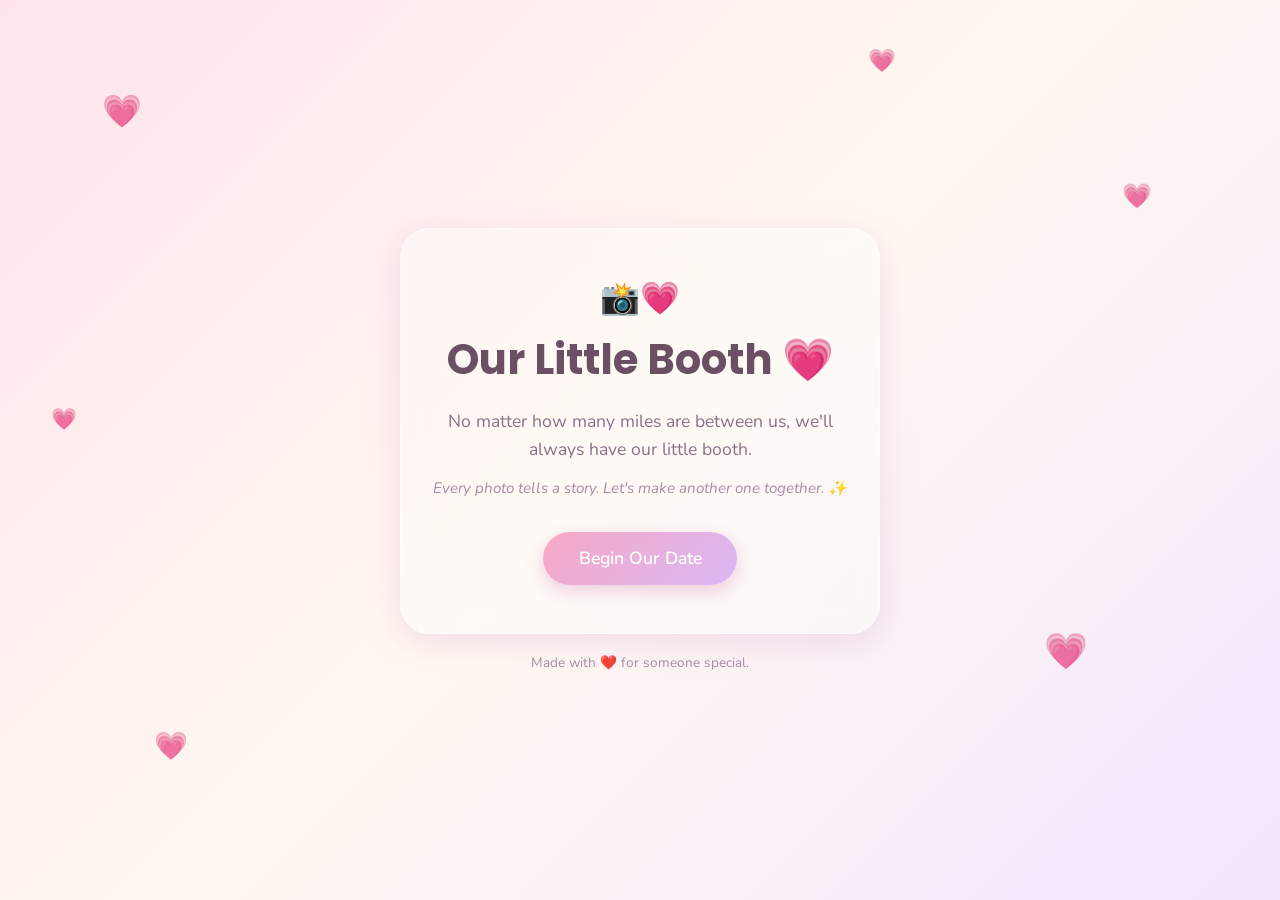
<file: index.html>
<!DOCTYPE html>
<html lang="en">
<head>
  <meta charset="UTF-8">
  <meta name="viewport" content="width=device-width, initial-scale=1.0">
  <title>Our Little Booth 💗</title>

  <!-- Google Fonts: Poppins for headings, Nunito for body text -->
  <link rel="preconnect" href="https://fonts.googleapis.com">
  <link href="https://fonts.googleapis.com/css2?family=Nunito:wght@400;600&family=Poppins:wght@600;700&display=swap" rel="stylesheet">

  <link rel="stylesheet" href="css/style.css">
</head>
<body>

  <!-- Floating heart decorations, purely CSS-animated -->
  <span class="heart heart-1">💗</span>
  <span class="heart heart-2">💗</span>
  <span class="heart heart-3">💗</span>
  <span class="heart heart-4">💗</span>
  <span class="heart heart-5">💗</span>
  <span class="heart heart-6">💗</span>

  <main class="card">
    <div class="logo">📸💗</div>
    <h1 class="title">Our Little Booth 💗</h1>
    <p class="subtitle">
      No matter how many miles are between us, we'll always have our little booth.
    </p>
    <p class="quote">
      Every photo tells a story. Let's make another one together. ✨
    </p>
    <a href="login.html" class="btn">Begin Our Date</a>
  </main>

  <footer class="footer">Made with ❤️ for someone special.</footer>

</body>
</html>
</file>
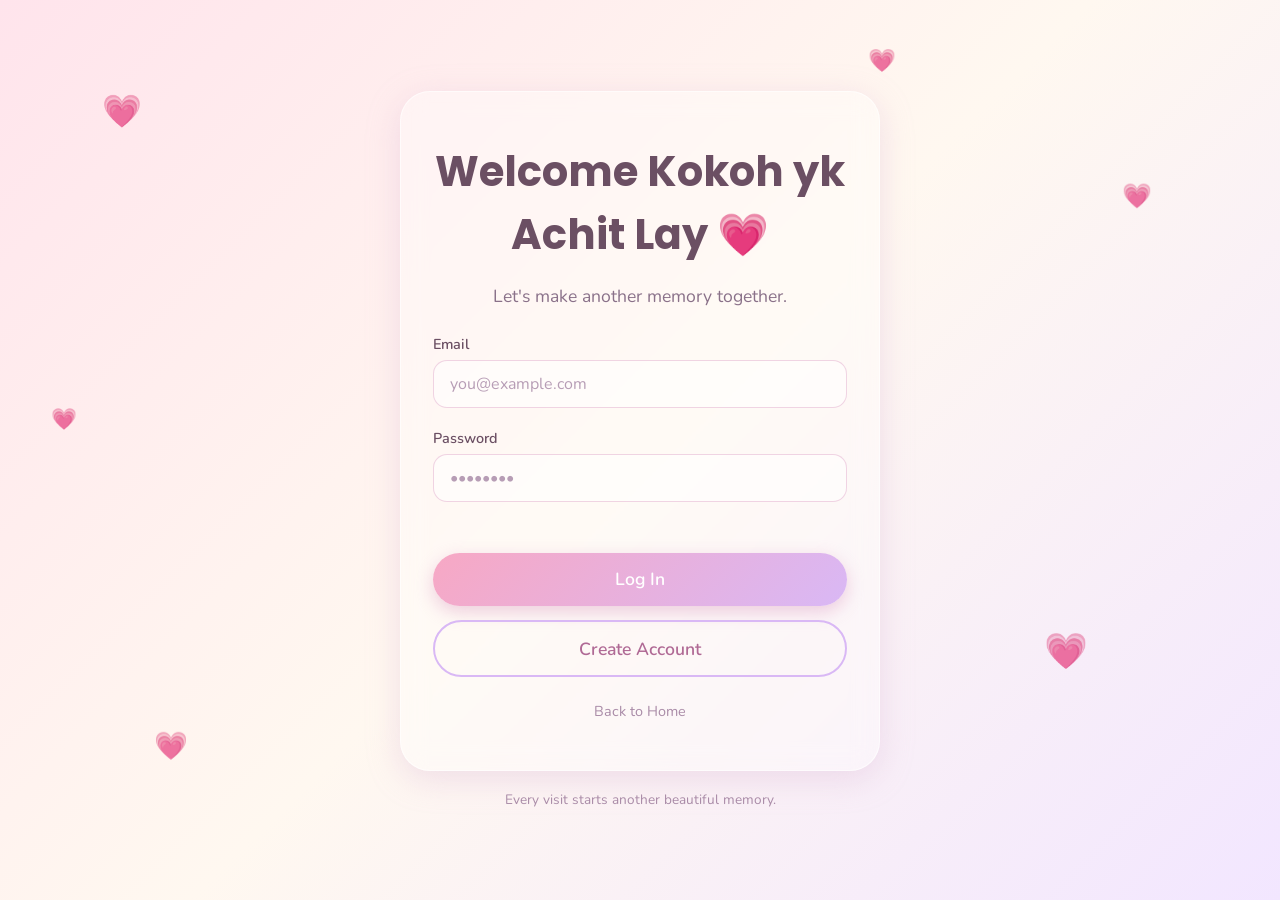
<file: booth.html>
<!DOCTYPE html>
<html lang="en">
<head>
  <meta charset="UTF-8">
  <meta name="viewport" content="width=device-width, initial-scale=1.0">
  <title>Photo Booth 📸 | Our Little Booth</title>

  <!-- js/supabase.js must load before this gate check runs — it
       provides requireAuth(), which sends you to login.html if you're
       not signed in. Runs as early as possible, before the page paints. -->
  <script src="js/supabase.js"></script>
  <script>
    requireAuth();
  </script>

  <!-- Applies saved Appearance/Experience settings before the page paints,
       so there's no flash of the default theme/animations on load. -->
  <script>
    (function () {
      var theme = localStorage.getItem("olbTheme");
      if (theme === "lavender") document.documentElement.setAttribute("data-theme", "lavender");

      var animations = localStorage.getItem("olbAnimations");
      if (animations === "off") document.documentElement.setAttribute("data-animations", "off");
    })();
  </script>

  <!-- Google Fonts: Poppins for headings, Nunito for body text,
       Caveat for the handwritten-style Polaroid caption -->
  <link rel="preconnect" href="https://fonts.googleapis.com">
  <link href="https://fonts.googleapis.com/css2?family=Caveat:wght@600&family=Nunito:wght@400;600&family=Poppins:wght@600;700&display=swap" rel="stylesheet">

  <link rel="stylesheet" href="css/style.css">
</head>
<body>

  <!-- Floating heart decorations, purely CSS-animated -->
  <span class="heart heart-1">💗</span>
  <span class="heart heart-2">💗</span>
  <span class="heart heart-3">💗</span>
  <span class="heart heart-4">💗</span>
  <span class="heart heart-5">💗</span>
  <span class="heart heart-6">💗</span>

  <header class="header">
    <h1 class="title">📸 Our Little Booth</h1>
    <p class="subtitle">Smile, laugh, and make another memory together.</p>
    <a href="home.html" class="back-link">← Back Home</a>
  </header>

  <!-- Couple Booth room: only shown when a room code exists in
       localStorage (see js/booth.js), so opening booth.html directly
       (solo, no room) still works exactly as before. -->
  <section class="panel couple-room-panel" id="coupleRoomPanel" hidden>
    <h2 class="panel-title">💕 Our Little Booth</h2>
    <p class="subtitle">A little place for the two of us.</p>

    <p class="couple-reveal-label">Your Private Booth</p>
    <p class="couple-code" id="roomCodeDisplay"></p>
    <button type="button" class="btn-secondary" id="copyRoomCodeBtn">📋 Copy Code</button>
    <p class="couple-reveal-hint">Share this code with your favorite person 💗</p>

    <p class="couple-error" id="roomErrorBanner" hidden></p>

    <p class="room-status" id="roomStatusText"><span class="status-dot"></span>Connecting...</p>

    <div class="participants-grid">
      <div class="participant-card">
        <div class="participant-icon">💗</div>
        <p class="participant-name">You</p>
        <p class="participant-status">📷 Camera Ready</p>
      </div>

      <div class="participants-plus">+</div>

      <div class="participant-card waiting" id="partnerCard">
        <div class="participant-icon">🌸</div>
        <p class="participant-name">Your Partner</p>
        <p class="participant-status" id="partnerStatus">⏳ Waiting...</p>
      </div>
    </div>

    <button type="button" class="btn" id="enterPhotoBoothBtn">📸 Enter Photo Booth</button>
    <button type="button" class="btn-secondary danger" id="leaveBoothBtn">Leave Booth</button>

    <p class="couple-note">Once you're both here, we'll take a picture together. 💗</p>
    <p class="couple-note">Distance can't stop us from making memories. 💗</p>
  </section>

  <main class="booth-layout">
    <section class="panel camera-panel">
      <!-- Solo visits only ever show the "You" box below (unchanged
           from before). In a Couple Booth room, js/booth.js/js/webrtc.js
           unhide the "Your Partner" box and add the "dual" class here
           once the live WebRTC video call starts. -->
      <div class="camera-grid" id="cameraGrid">
        <div class="camera-box">
          <p class="camera-box-label">💗 You</p>
          <div class="camera-preview" id="cameraPreview">
            <div class="camera-icon">📷</div>
            <p>Camera preview will appear here.</p>

            <!-- Shows "3... 2... 1... 📸 Smile!" on top of the live video right before a photo is taken -->
            <div class="countdown-overlay" id="countdownOverlay"></div>
          </div>
        </div>

        <div class="camera-box" id="remoteCameraBox" hidden>
          <p class="camera-box-label">🌸 Your Partner</p>
          <div class="camera-preview" id="remoteCameraPreview">
            <div class="camera-icon">🌸</div>
            <p id="remoteCameraPlaceholderText">Connecting...</p>
          </div>
        </div>
      </div>

      <p class="camera-connection-status" id="webrtcStatusText" hidden></p>
    </section>

    <section class="panel controls-panel">
      <div class="form-group">
        <label for="countdown">Countdown</label>
        <select id="countdown" name="countdown">
          <option value="3">3 seconds</option>
          <option value="5">5 seconds</option>
          <option value="10">10 seconds</option>
        </select>
      </div>

      <div class="booth-actions">
        <button type="button" class="btn" id="takePhotoBtn" disabled>📸 Take Photo</button>
      </div>
    </section>
  </main>

  <section class="panel beauty-panel">
    <h2 class="panel-title">✨ Beauty Mode</h2>

    <label class="toggle-row">
      <span class="toggle-switch">
        <input type="checkbox" id="enableBeautyMode" name="enableBeautyMode">
        <span class="toggle-slider"></span>
      </span>
      Enable Beauty Mode
    </label>

    <div class="beauty-controls" id="beautySliders">
      <div class="slider-group">
        <label for="skinSmooth">✨ Skin Smooth</label>
        <input type="range" id="skinSmooth" name="skinSmooth" min="0" max="100" value="20" disabled>
      </div>

      <div class="slider-group">
        <label for="brightness">☀️ Brightness</label>
        <input type="range" id="brightness" name="brightness" min="-50" max="50" value="10" disabled>
      </div>

      <div class="slider-group">
        <label for="warmth">🌸 Warmth</label>
        <input type="range" id="warmth" name="warmth" min="0" max="100" value="55" disabled>
      </div>

      <div class="slider-group">
        <label for="contrast">🎨 Contrast</label>
        <input type="range" id="contrast" name="contrast" min="0" max="100" value="55" disabled>
      </div>

      <div class="slider-group">
        <label for="saturation">🌷 Saturation</label>
        <input type="range" id="saturation" name="saturation" min="0" max="100" value="58" disabled>
      </div>

      <div class="slider-group">
        <label for="softGlow">🌟 Soft Glow</label>
        <input type="range" id="softGlow" name="softGlow" min="0" max="100" value="15" disabled>
      </div>
    </div>

    <label class="toggle-row">
      <input type="checkbox" id="lowLightEnhancement" name="lowLightEnhancement">
      Low Light Enhancement
    </label>
  </section>

  <section class="panel recent-memories-panel">
    <h2 class="panel-title">🖼️ Recent Memories</h2>

    <!-- Polaroid cards are added here by booth.js as photos are taken -->
    <div class="memories-grid" id="recentMemories">
      <p class="memories-empty" id="memoriesEmpty">Your memories will appear here after you take a photo.</p>
    </div>

    <p class="gallery-link-row">
      <a href="memories.html" class="back-link">View Full Gallery →</a>
    </p>
  </section>

  <footer class="footer">Every picture is another little memory.</footer>

  <!-- js/room.js, js/realtime.js, and js/webrtc.js must load before
       js/booth.js — they provide the room-code storage, Supabase
       Realtime functions, and startPeerCall() that booth.js uses. -->
  <script src="js/room.js"></script>
  <script src="js/realtime.js"></script>
  <script src="js/webrtc.js"></script>
  <script src="js/booth.js"></script>
</body>
</html>
</file>
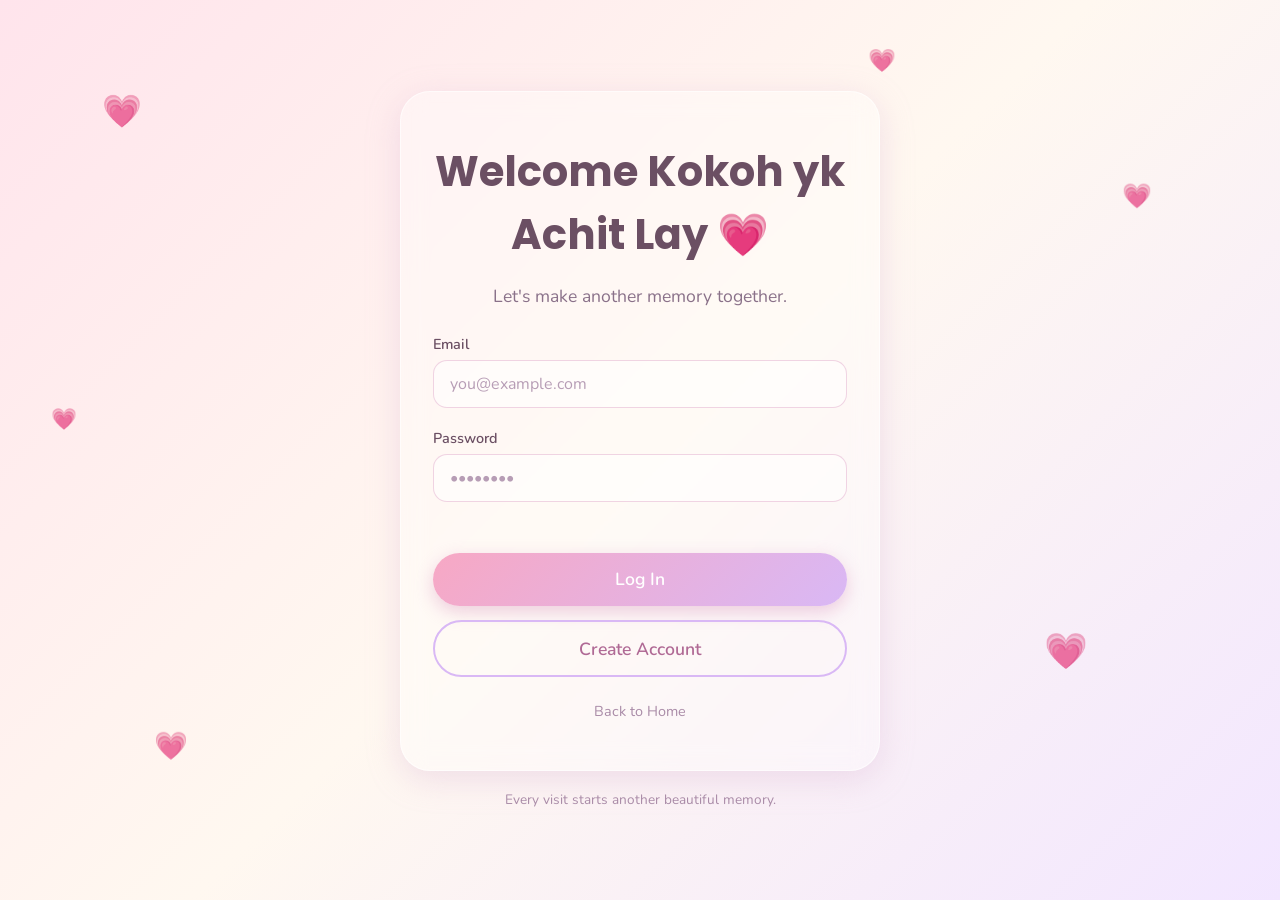
<file: home.html>
<!DOCTYPE html>
<html lang="en">
<head>
  <meta charset="UTF-8">
  <meta name="viewport" content="width=device-width, initial-scale=1.0">
  <title>Home 💗 | Our Little Booth</title>

  <!-- js/supabase.js must load before this gate check runs — it
       provides requireAuth(), which sends you to login.html if you're
       not signed in. Runs as early as possible, before the page paints. -->
  <script src="js/supabase.js"></script>
  <script>
    requireAuth();
  </script>

  <!-- Applies saved Appearance/Experience settings before the page paints,
       so there's no flash of the default theme/animations on load. -->
  <script>
    (function () {
      var theme = localStorage.getItem("olbTheme");
      if (theme === "lavender") document.documentElement.setAttribute("data-theme", "lavender");

      var animations = localStorage.getItem("olbAnimations");
      if (animations === "off") document.documentElement.setAttribute("data-animations", "off");
    })();
  </script>

  <!-- Google Fonts: Poppins for headings, Nunito for body text -->
  <link rel="preconnect" href="https://fonts.googleapis.com">
  <link href="https://fonts.googleapis.com/css2?family=Nunito:wght@400;600&family=Poppins:wght@600;700&display=swap" rel="stylesheet">

  <link rel="stylesheet" href="css/style.css">
</head>
<body>

  <!-- Floating heart decorations, purely CSS-animated -->
  <span class="heart heart-1">💗</span>
  <span class="heart heart-2">💗</span>
  <span class="heart heart-3">💗</span>
  <span class="heart heart-4">💗</span>
  <span class="heart heart-5">💗</span>
  <span class="heart heart-6">💗</span>

  <header class="header">
    <h1 class="title">Our Little Booth 💗</h1>
    <p class="subtitle" id="welcomeMessage">Welcome back 💗</p>
    <p class="subtitle">What would you like to do today?</p>
    <button type="button" class="back-link" id="logoutBtn">Logout 🚪</button>
  </header>

  <main class="card-grid">
    <a href="booth.html" class="action-card">
      <div class="action-icon">📸</div>
      <h2 class="action-title">Start Our Booth</h2>
      <p class="action-desc">Open the camera and capture a new memory.</p>
    </a>

    <a href="memories.html" class="action-card">
      <div class="action-icon">🖼</div>
      <h2 class="action-title">Our Memories</h2>
      <p class="action-desc">View all of our saved moments.</p>
    </a>

    <a href="notes.html" class="action-card">
      <div class="action-icon">💌</div>
      <h2 class="action-title">Leave a Note</h2>
      <p class="action-desc">Write a sweet message for your partner.</p>
    </a>

    <a href="settings.html" class="action-card">
      <div class="action-icon">⚙️</div>
      <h2 class="action-title">Settings</h2>
      <p class="action-desc">Customize your little booth.</p>
    </a>
  </main>

  <section class="panel couple-panel">
    <h2 class="panel-title">💕 Couple Booth</h2>
    <p class="couple-intro">Create a little room for two.</p>

    <div class="couple-actions">
      <button type="button" class="btn" id="createBoothBtn">Create a Booth</button>
      <button type="button" class="btn-secondary" id="joinBoothBtn">Join a Booth</button>
    </div>
    <p class="couple-error" id="createError" hidden></p>

    <!-- Shown after "Join a Booth" is clicked -->
    <div class="couple-reveal" id="joinReveal" hidden>
      <div class="form-group">
        <label for="joinCodeInput">Enter your room code</label>
        <input type="text" id="joinCodeInput" name="joinCodeInput" placeholder="e.g. LOVE42" maxlength="6">
      </div>
      <button type="button" class="btn" id="joinBoothSubmitBtn">Join Booth 💗</button>
      <p class="couple-error" id="joinError" hidden></p>
    </div>
  </section>

  <footer class="footer">Made with love, one memory at a time.</footer>

  <script>
    // requireAuth() (called earlier, in <head>) guarantees a session
    // exists by the time this runs, so getCurrentUser() is safe here.
    const currentUser = getCurrentUser();
    document.getElementById("welcomeMessage").textContent =
      "Welcome back, " + (currentUser.displayName || currentUser.email) + " 💗";

    document.getElementById("logoutBtn").addEventListener("click", function () {
      logOut().then(function () {
        window.location.href = "login.html";
      });
    });
  </script>

  <!-- js/room.js and js/realtime.js must load before this script — they
       provide the room-code storage and Supabase Realtime functions
       (createRoom()/joinRoom()) used below. -->
  <script src="js/room.js"></script>
  <script src="js/realtime.js"></script>
  <script>
    // Couple Booth: Create/Join now talk to Supabase in real time
    // (see js/realtime.js) — a room only "exists" once it's a row in
    // the `rooms` table, and joining checks that row before letting
    // you into booth.html.
    const createBoothBtn = document.getElementById("createBoothBtn");
    const createError = document.getElementById("createError");
    const joinBoothBtn = document.getElementById("joinBoothBtn");
    const joinReveal = document.getElementById("joinReveal");
    const joinCodeInput = document.getElementById("joinCodeInput");
    const joinBoothSubmitBtn = document.getElementById("joinBoothSubmitBtn");
    const joinError = document.getElementById("joinError");

    // A valid room code is exactly 6 letters/numbers (matches the shape
    // generateRoomCode() in js/room.js produces).
    const ROOM_CODE_PATTERN = /^[A-Z0-9]{6}$/;

    createBoothBtn.addEventListener("click", function () {
      createError.hidden = true;
      createBoothBtn.disabled = true;
      createBoothBtn.textContent = "Creating...";

      createRoom()
        .then(function (code) {
          saveRoomCode(code);
          window.location.href = "booth.html";
        })
        .catch(function (error) {
          console.error("[ROOM] Create Booth failed:", error);
          createError.textContent = "Couldn't create a booth. Please try again 💗";
          createError.hidden = false;
          createBoothBtn.disabled = false;
          createBoothBtn.textContent = "Create a Booth";
        });
    });

    joinBoothBtn.addEventListener("click", function () {
      joinReveal.hidden = false;
      joinError.hidden = true;
      joinCodeInput.focus();
    });

    // Typing again after a failed attempt clears the error instead of
    // leaving it stuck on screen.
    joinCodeInput.addEventListener("input", function () {
      joinError.hidden = true;
    });

    joinBoothSubmitBtn.addEventListener("click", function () {
      const code = joinCodeInput.value.trim().toUpperCase();

      if (!ROOM_CODE_PATTERN.test(code)) {
        joinError.textContent = "Please enter a valid booth code 💗";
        joinError.hidden = false;
        joinCodeInput.focus();
        return;
      }

      joinError.hidden = true;
      joinBoothSubmitBtn.disabled = true;
      joinBoothSubmitBtn.textContent = "Joining...";

      joinRoom(code)
        .then(function () {
          saveRoomCode(code);
          window.location.href = "booth.html";
        })
        .catch(function (error) {
          if (error.type === "not_found") {
            joinError.textContent = "That booth code doesn't exist 💗";
          } else if (error.type === "room_full") {
            joinError.textContent = "This booth is already full 💗";
          } else {
            joinError.textContent = "Couldn't join this booth. Please try again 💗";
          }
          joinError.hidden = false;
        })
        .finally(function () {
          joinBoothSubmitBtn.disabled = false;
          joinBoothSubmitBtn.textContent = "Join Booth 💗";
        });
    });
  </script>

</body>
</html>
</file>
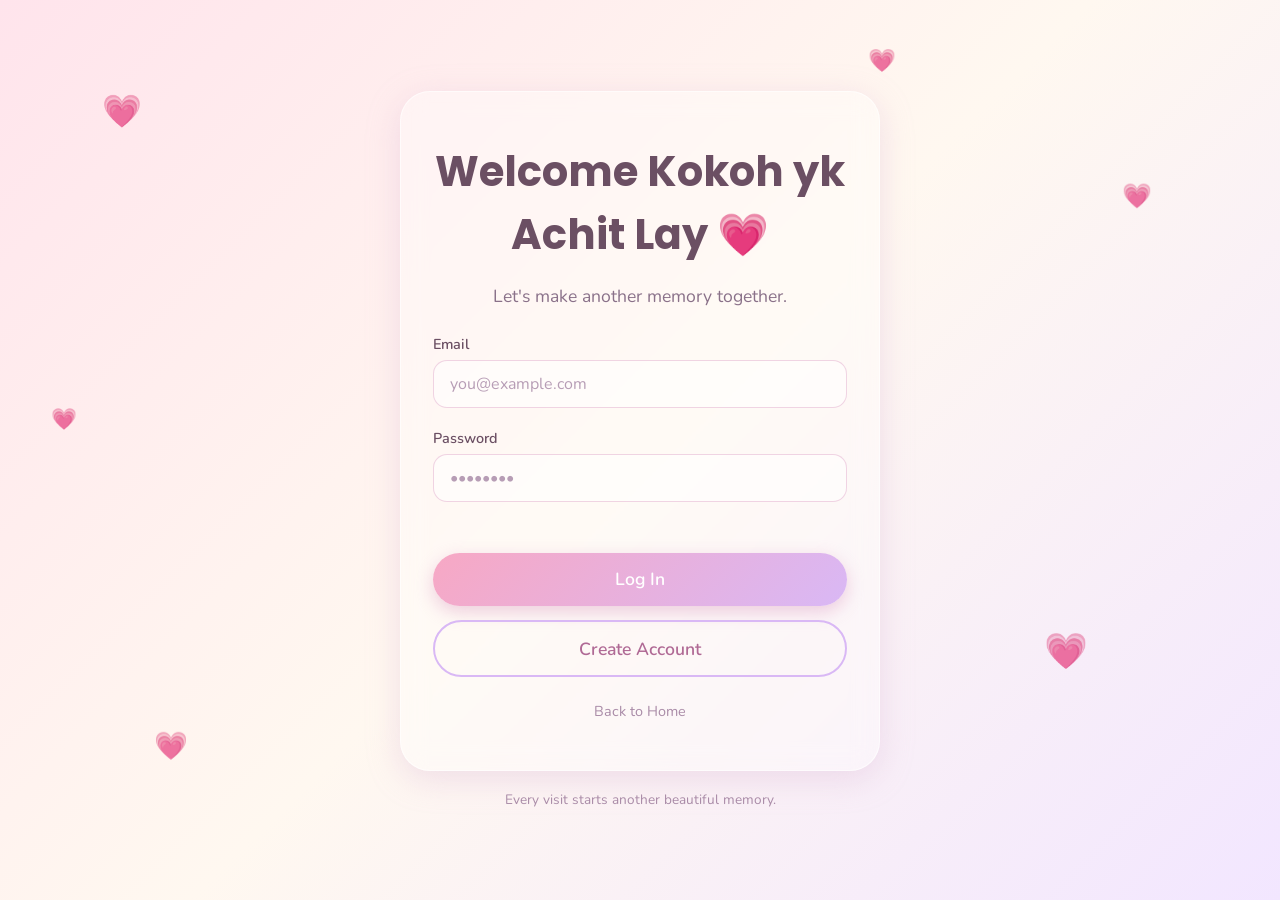
<file: login.html>
<!DOCTYPE html>
<html lang="en">
<head>
  <meta charset="UTF-8">
  <meta name="viewport" content="width=device-width, initial-scale=1.0">
  <title>Welcome Back 💗 | Our Little Booth</title>

  <!-- Google Fonts: Poppins for headings, Nunito for body text -->
  <link rel="preconnect" href="https://fonts.googleapis.com">
  <link href="https://fonts.googleapis.com/css2?family=Nunito:wght@400;600&family=Poppins:wght@600;700&display=swap" rel="stylesheet">

  <link rel="stylesheet" href="css/style.css">
</head>
<body>

  <!-- Floating heart decorations, purely CSS-animated -->
  <span class="heart heart-1">💗</span>
  <span class="heart heart-2">💗</span>
  <span class="heart heart-3">💗</span>
  <span class="heart heart-4">💗</span>
  <span class="heart heart-5">💗</span>
  <span class="heart heart-6">💗</span>

  <main class="card">
    <h1 class="title">Welcome Kokoh yk Achit Lay 💗</h1>
    <p class="subtitle">Let's make another memory together.</p>

    <form class="form" id="loginForm">
      <div class="form-group">
        <label for="loginEmail">Email</label>
        <input type="email" id="loginEmail" name="loginEmail" placeholder="you@example.com" required>
      </div>

      <div class="form-group">
        <label for="loginPassword">Password</label>
        <input type="password" id="loginPassword" name="loginPassword" placeholder="••••••••" required>
      </div>

      <button type="submit" class="btn">Log In</button>
      <button type="button" class="btn-secondary" id="showSignUpBtn">Create Account</button>
    </form>

    <!-- Hidden until "Create Account" is clicked -->
    <form class="form" id="signUpForm" hidden>
      <div class="form-group">
        <label for="signUpName">Display Name</label>
        <input type="text" id="signUpName" name="signUpName" placeholder="What should we call you?" required>
      </div>

      <div class="form-group">
        <label for="signUpEmail">Email</label>
        <input type="email" id="signUpEmail" name="signUpEmail" placeholder="you@example.com" required>
      </div>

      <div class="form-group">
        <label for="signUpPassword">Password</label>
        <input type="password" id="signUpPassword" name="signUpPassword" placeholder="At least 6 characters" required minlength="6">
      </div>

      <button type="submit" class="btn">Create Account</button>
      <button type="button" class="btn-secondary" id="showLoginBtn">Back to Log In</button>
    </form>

    <p class="auth-message" id="authMessage" hidden></p>

    <a href="index.html" class="back-link">Back to Home</a>
  </main>

  <footer class="footer">Every visit starts another beautiful memory.</footer>

  <!-- js/supabase.js must load before js/auth.js — it provides the
       signUp()/logIn()/redirectIfAuthed() functions auth.js uses. -->
  <script src="js/supabase.js"></script>
  <script src="js/auth.js"></script>
</body>
</html>
</file>
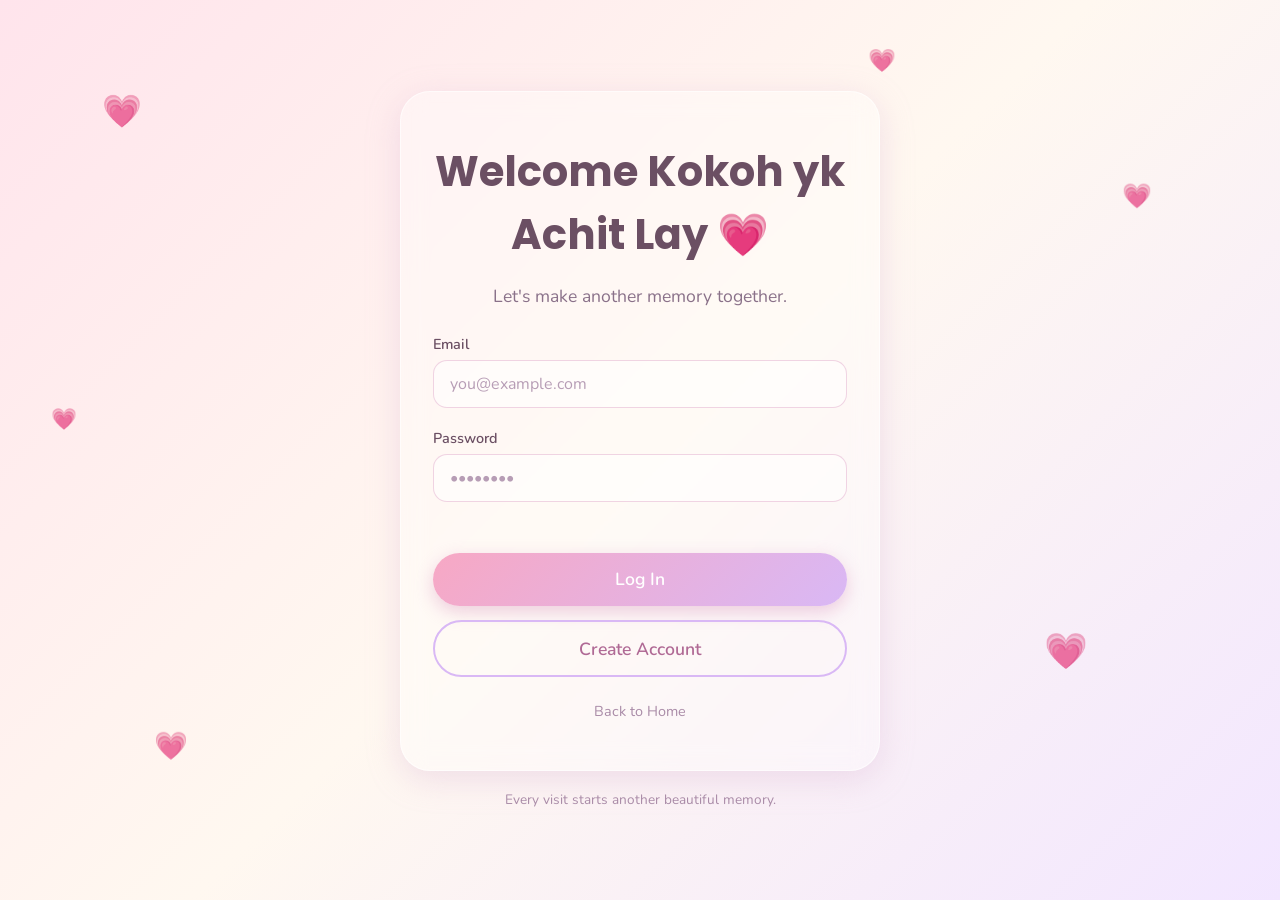
<file: memories.html>
<!DOCTYPE html>
<html lang="en">
<head>
  <meta charset="UTF-8">
  <meta name="viewport" content="width=device-width, initial-scale=1.0">
  <title>Our Memories 💗 | Our Little Booth</title>

  <!-- js/supabase.js must load before this gate check runs — it
       provides requireAuth(), which sends you to login.html if you're
       not signed in. Runs as early as possible, before the page paints. -->
  <script src="js/supabase.js"></script>
  <script>
    requireAuth();
  </script>

  <!-- Google Fonts: Poppins for headings, Nunito for body text,
       Caveat for the handwritten-style Polaroid caption -->
  <link rel="preconnect" href="https://fonts.googleapis.com">
  <link href="https://fonts.googleapis.com/css2?family=Caveat:wght@600&family=Nunito:wght@400;600&family=Poppins:wght@600;700&display=swap" rel="stylesheet">

  <link rel="stylesheet" href="css/style.css">
</head>
<body>

  <!-- Floating heart decorations, purely CSS-animated -->
  <span class="heart heart-1">💗</span>
  <span class="heart heart-2">💗</span>
  <span class="heart heart-3">💗</span>
  <span class="heart heart-4">💗</span>
  <span class="heart heart-5">💗</span>
  <span class="heart heart-6">💗</span>

  <header class="header">
    <h1 class="title">Our Little Memories 💗</h1>
    <p class="subtitle">Little moments that we never want to forget.</p>
  </header>

  <nav class="gallery-nav">
    <a href="home.html" class="btn-secondary">🏠 Back Home</a>
    <a href="booth.html" class="btn">📸 Create Memory</a>
  </nav>

  <main class="panel recent-memories-panel">
    <div class="memories-grid" id="memoriesGallery">
      <!-- Shown until at least one saved memory is found in localStorage -->
      <div class="memories-empty" id="memoriesEmpty">
        <div class="memories-empty-icon">📸</div>
        <p class="memories-empty-title">No memories yet.</p>
        <p>Let's create our first one together.</p>
      </div>
    </div>
  </main>

  <footer class="footer">Every picture is another little memory.</footer>

  <script>
    // ---------------------------------------------------------------
    // memories.html — reads saved photos out of localStorage and
    // draws them as Polaroid cards. This page never writes anything;
    // all the saving happens on the booth page (js/booth.js) whenever
    // a photo is taken, a caption is edited, or a memory is deleted.
    //
    // localStorage only stores text, so booth.js saves every memory
    // as one JSON string under the key below. Here we just read that
    // same string back and turn it into an array with JSON.parse.
    // ---------------------------------------------------------------
    const MEMORIES_STORAGE_KEY = "olbMemories";

    const memoriesGallery = document.getElementById("memoriesGallery");
    const memoriesEmpty = document.getElementById("memoriesEmpty");

    // Reads the saved memories list out of localStorage. Returns an
    // empty array if nothing has been saved yet (or the data is
    // unreadable), so the gallery can safely show the empty state.
    function loadMemoriesFromStorage() {
      const stored = localStorage.getItem(MEMORIES_STORAGE_KEY);
      if (!stored) return [];

      try {
        return JSON.parse(stored);
      } catch (error) {
        return [];
      }
    }

    // Builds one Polaroid card for a saved memory (photo, date, time,
    // caption, and a small heart sticker) and adds it to the gallery.
    function renderMemoryCard(memory) {
      const card = document.createElement("div");
      card.className = "polaroid-card";

      card.innerHTML = `
        <span class="polaroid-heart">💗</span>
        <img class="polaroid-photo" src="${memory.photoDataURL}" alt="A captured memory">
        <div class="polaroid-bottom">
          <p class="polaroid-datetime">${memory.dateText} · ${memory.timeText}</p>
          <p class="polaroid-caption-text"></p>
        </div>
      `;

      // Set the caption as text (not HTML) so a caption can never be
      // mistaken for markup — it just always shows as plain words.
      const captionField = card.querySelector(".polaroid-caption-text");
      captionField.textContent = memory.caption ? memory.caption : "No caption yet.";

      memoriesGallery.appendChild(card);
    }

    // Loads every saved memory and either draws the gallery or leaves
    // the empty state showing.
    function renderGallery() {
      const memories = loadMemoriesFromStorage();

      if (memories.length === 0) {
        return; // Empty state is already in the page by default.
      }

      memoriesEmpty.style.display = "none";
      memories.forEach(renderMemoryCard);
    }

    renderGallery();
  </script>

</body>
</html>
</file>
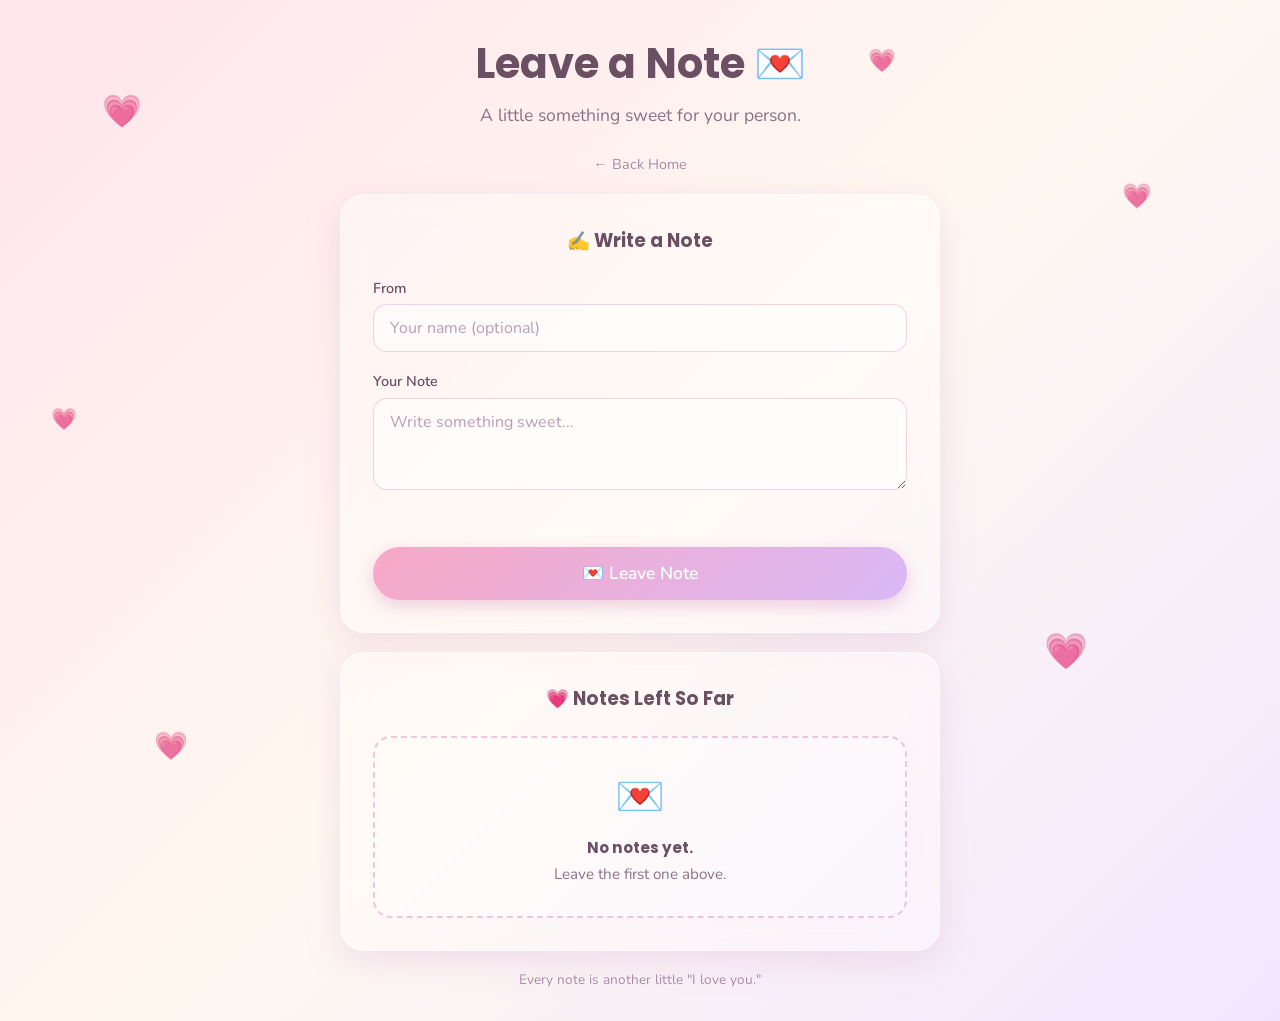
<file: notes.html>
<!DOCTYPE html>
<html lang="en">
<head>
  <meta charset="UTF-8">
  <meta name="viewport" content="width=device-width, initial-scale=1.0">
  <title>Leave a Note 💌 | Our Little Booth</title>

  <!-- Google Fonts: Poppins for headings, Nunito for body text,
       Caveat for the handwritten-style note text -->
  <link rel="preconnect" href="https://fonts.googleapis.com">
  <link href="https://fonts.googleapis.com/css2?family=Caveat:wght@600&family=Nunito:wght@400;600&family=Poppins:wght@600;700&display=swap" rel="stylesheet">

  <link rel="stylesheet" href="css/style.css">
</head>
<body>

  <!-- Floating heart decorations, purely CSS-animated -->
  <span class="heart heart-1">💗</span>
  <span class="heart heart-2">💗</span>
  <span class="heart heart-3">💗</span>
  <span class="heart heart-4">💗</span>
  <span class="heart heart-5">💗</span>
  <span class="heart heart-6">💗</span>

  <header class="header">
    <h1 class="title">Leave a Note 💌</h1>
    <p class="subtitle">A little something sweet for your person.</p>
    <a href="home.html" class="back-link">← Back Home</a>
  </header>

  <section class="panel note-form-panel">
    <h2 class="panel-title">✍️ Write a Note</h2>

    <form class="form" id="noteForm">
      <div class="form-group">
        <label for="noteFrom">From</label>
        <input type="text" id="noteFrom" name="noteFrom" placeholder="Your name (optional)">
      </div>

      <div class="form-group">
        <label for="noteText">Your Note</label>
        <textarea id="noteText" name="noteText" rows="3" placeholder="Write something sweet..." required></textarea>
      </div>

      <button type="submit" class="btn">💌 Leave Note</button>
    </form>
  </section>

  <section class="panel notes-panel">
    <h2 class="panel-title">💗 Notes Left So Far</h2>

    <div class="notes-grid" id="notesGallery">
      <div class="memories-empty" id="notesEmpty">
        <div class="memories-empty-icon">💌</div>
        <p class="memories-empty-title">No notes yet.</p>
        <p>Leave the first one above.</p>
      </div>
    </div>
  </section>

  <footer class="footer">Every note is another little "I love you."</footer>

  <script src="js/notes.js"></script>
</body>
</html>
</file>
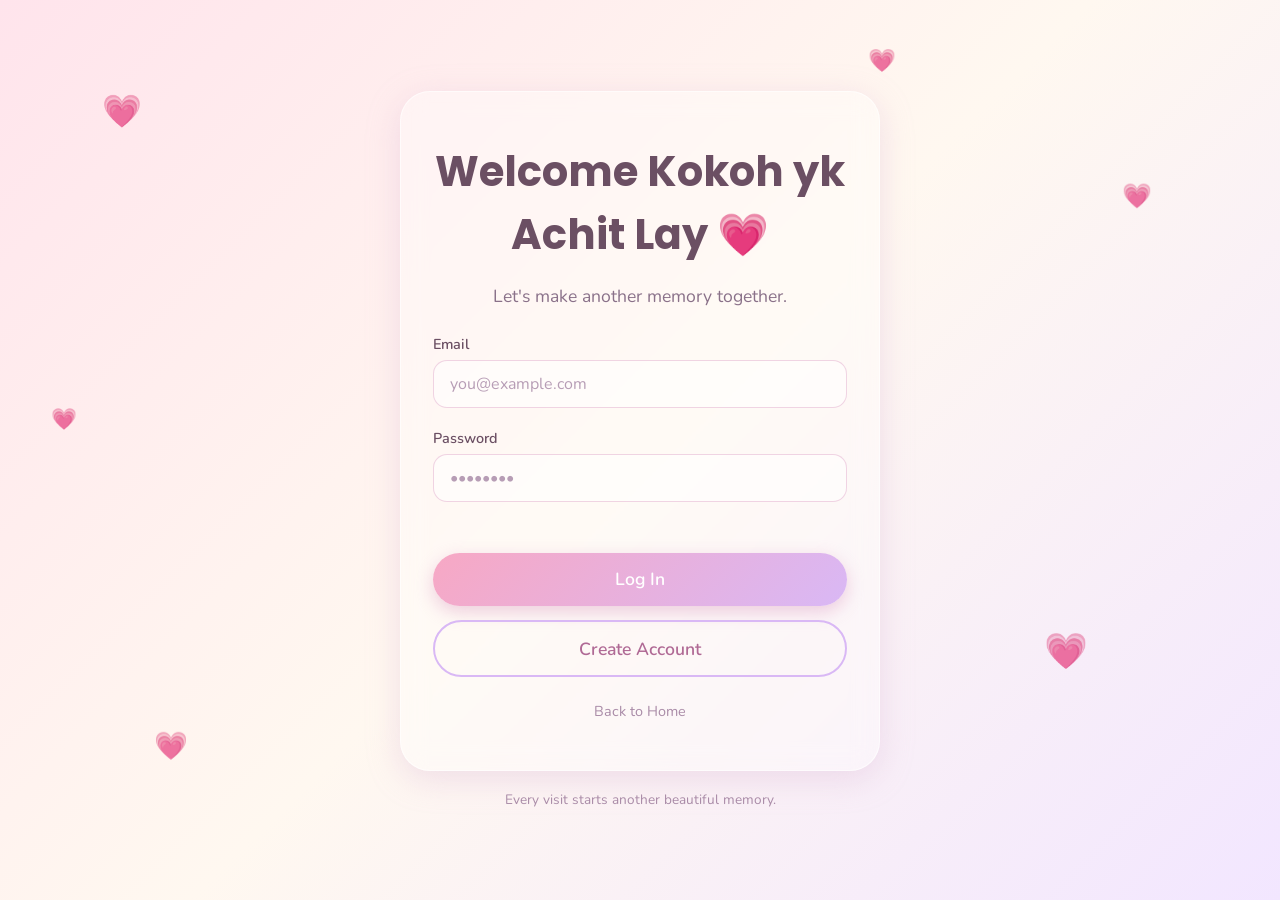
<file: settings.html>
<!DOCTYPE html>
<html lang="en">
<head>
  <meta charset="UTF-8">
  <meta name="viewport" content="width=device-width, initial-scale=1.0">
  <title>Settings ⚙️ | Our Little Booth</title>

  <!-- js/supabase.js must load before this gate check runs — it
       provides requireAuth(), which sends you to login.html if you're
       not signed in. Runs as early as possible, before the page paints. -->
  <script src="js/supabase.js"></script>
  <script>
    requireAuth();
  </script>

  <!-- Applies saved Appearance/Experience settings before the page paints,
       so there's no flash of the default theme/animations on load. -->
  <script>
    (function () {
      var theme = localStorage.getItem("olbTheme");
      if (theme === "lavender") document.documentElement.setAttribute("data-theme", "lavender");

      var animations = localStorage.getItem("olbAnimations");
      if (animations === "off") document.documentElement.setAttribute("data-animations", "off");
    })();
  </script>

  <!-- Google Fonts: Poppins for headings, Nunito for body text -->
  <link rel="preconnect" href="https://fonts.googleapis.com">
  <link href="https://fonts.googleapis.com/css2?family=Nunito:wght@400;600&family=Poppins:wght@600;700&display=swap" rel="stylesheet">

  <link rel="stylesheet" href="css/style.css">
</head>
<body>

  <!-- Floating heart decorations, purely CSS-animated -->
  <span class="heart heart-1">💗</span>
  <span class="heart heart-2">💗</span>
  <span class="heart heart-3">💗</span>
  <span class="heart heart-4">💗</span>
  <span class="heart heart-5">💗</span>
  <span class="heart heart-6">💗</span>

  <header class="header">
    <h1 class="title">Settings ⚙️</h1>
    <p class="subtitle">Make it feel like yours.</p>
    <a href="home.html" class="back-link">← Back to Home</a>
  </header>

  <section class="panel settings-panel">
    <h2 class="panel-title">🌸 Appearance</h2>

    <p>Theme</p>
    <div class="theme-options">
      <button type="button" class="btn-secondary theme-btn" id="themePinkBtn" data-theme-value="pink">🌸 Pink</button>
      <button type="button" class="btn-secondary theme-btn" id="themeLavenderBtn" data-theme-value="lavender">💜 Lavender</button>
    </div>
  </section>

  <section class="panel settings-panel">
    <h2 class="panel-title">📸 Photo Booth</h2>

    <div class="form-group">
      <label for="defaultCountdown">Default countdown</label>
      <select id="defaultCountdown" name="defaultCountdown">
        <option value="3">3 seconds</option>
        <option value="5">5 seconds</option>
        <option value="10">10 seconds</option>
      </select>
    </div>

    <label class="toggle-row">
      <span class="toggle-switch">
        <input type="checkbox" id="defaultBeautyMode" name="defaultBeautyMode">
        <span class="toggle-slider"></span>
      </span>
      Beauty Mode
    </label>
  </section>

  <section class="panel settings-panel">
    <h2 class="panel-title">✨ Experience</h2>

    <label class="toggle-row">
      <span class="toggle-switch">
        <input type="checkbox" id="animationsToggle" name="animationsToggle">
        <span class="toggle-slider"></span>
      </span>
      Animations
    </label>

    <label class="toggle-row">
      <span class="toggle-switch">
        <input type="checkbox" id="soundEffectsToggle" name="soundEffectsToggle">
        <span class="toggle-slider"></span>
      </span>
      Sound Effects
    </label>
  </section>

  <section class="panel settings-panel">
    <h2 class="panel-title">💗 Memories</h2>

    <button type="button" class="btn-secondary danger" id="clearMemoriesBtn">🗑️ Clear Local Memories</button>

    <div class="settings-confirm" id="clearMemoriesConfirm" hidden>
      <p>Are you sure? This will remove every saved memory from this device.</p>
      <div class="settings-confirm-actions">
        <button type="button" class="btn-secondary danger" id="confirmClearBtn">Yes, clear them</button>
        <button type="button" class="btn-secondary" id="cancelClearBtn">Cancel</button>
      </div>
    </div>

    <p class="settings-success" id="clearMemoriesSuccess" hidden>🧹 Your memories have been cleared.</p>
  </section>

  <footer class="footer">
    <p>Our Little Booth 💗</p>
    <p>Made for two people, no matter the distance.</p>
  </footer>

  <script src="js/settings.js"></script>
</body>
</html>
</file>
<file: css/style.css>
/* ---------- Base ---------- */

* {
  margin: 0;
  padding: 0;
  box-sizing: border-box;
}

body {
  min-height: 100vh;
  display: flex;
  flex-direction: column;
  align-items: center;
  justify-content: center;
  gap: 1.2rem;
  padding: 2rem 1rem;
  overflow-x: hidden;
  font-family: "Nunito", sans-serif;

  /* Pastel pink to cream gradient background */
  background: linear-gradient(135deg, #ffe4ec 0%, #fff8f0 50%, #f2e6ff 100%);
}

/* ---------- Glassmorphism card ---------- */

.card {
  position: relative;
  z-index: 2;
  width: 90%;
  max-width: 480px;
  text-align: center;
  padding: 3rem 2rem;
  border-radius: 30px;

  /* Frosted glass look */
  background: rgba(255, 255, 255, 0.35);
  backdrop-filter: blur(12px);
  -webkit-backdrop-filter: blur(12px);
  border: 1px solid rgba(255, 255, 255, 0.6);
  box-shadow: 0 8px 32px rgba(216, 175, 210, 0.35);

  /* Gentle fade-in on page load */
  animation: fadeIn 1.2s ease-out;
}

.title {
  font-family: "Poppins", sans-serif;
  font-size: clamp(1.8rem, 5vw, 2.6rem);
  color: #6b4f63;
}

.subtitle {
  margin-top: 1rem;
  font-size: clamp(0.95rem, 2.5vw, 1.1rem);
  line-height: 1.6;
  color: #8a7189;
}

/* ---------- Logo ---------- */

.logo {
  font-size: 2rem;
  margin-bottom: 0.5rem;
}

/* ---------- Quote ---------- */

.quote {
  margin-top: 0.75rem;
  font-size: clamp(0.85rem, 2.2vw, 0.95rem);
  font-style: italic;
  line-height: 1.6;
  color: #a98ba7;
}

/* ---------- Button ---------- */

.btn {
  display: inline-block;
  margin-top: 2rem;
  padding: 0.9rem 2.2rem;
  font-family: "Nunito", sans-serif;
  font-size: 1.1rem;
  font-weight: 600;
  color: #ffffff;
  text-decoration: none;
  background: linear-gradient(135deg, #f7a8c4, #d9b8f5);
  border: none;
  border-radius: 50px;
  cursor: pointer;
  box-shadow: 0 6px 18px rgba(217, 150, 190, 0.45);
  transition: transform 0.25s ease, box-shadow 0.25s ease;
}

.btn:hover {
  transform: translateY(-3px);
  box-shadow: 0 10px 24px rgba(217, 150, 190, 0.55);
}

/* ---------- Form ---------- */

.form {
  margin-top: 1.5rem;
  text-align: left;
}

.form-group {
  margin-bottom: 1.2rem;
}

.form-group label {
  display: block;
  margin-bottom: 0.4rem;
  font-size: 0.9rem;
  font-weight: 600;
  color: #6b4f63;
}

.form-group input,
.form-group textarea {
  width: 100%;
  padding: 0.75rem 1rem;
  font-family: "Nunito", sans-serif;
  font-size: 1rem;
  color: #6b4f63;
  background: rgba(255, 255, 255, 0.5);
  border: 1px solid rgba(217, 150, 190, 0.4);
  border-radius: 14px;
  outline: none;
  transition: border-color 0.25s ease, box-shadow 0.25s ease;
}

.form-group textarea {
  resize: vertical;
  min-height: 4.5rem;
}

.form-group input::placeholder,
.form-group textarea::placeholder {
  color: #b79db5;
}

.form-group input:focus,
.form-group textarea:focus {
  border-color: #f7a8c4;
  box-shadow: 0 0 0 3px rgba(247, 168, 196, 0.3);
}

.form .btn {
  width: 100%;
  text-align: center;
}

/* ---------- Auth message (login.html) ---------- */

.auth-message {
  margin-top: 1.2rem;
  font-size: 0.9rem;
  font-weight: 600;
  text-align: center;
  color: #6b4f63;
}

.auth-message.error {
  color: #c96a6a;
}

/* ---------- Secondary button ---------- */

.btn-secondary {
  display: inline-block;
  width: 100%;
  margin-top: 0.9rem;
  padding: 0.9rem 2.2rem;
  font-family: "Nunito", sans-serif;
  font-size: 1.1rem;
  font-weight: 600;
  color: #b06a95;
  text-decoration: none;
  background: transparent;
  border: 2px solid #d9b8f5;
  border-radius: 50px;
  cursor: pointer;
  transition: transform 0.25s ease, background 0.25s ease;
}

.btn-secondary:hover {
  transform: translateY(-3px);
  background: rgba(217, 184, 245, 0.15);
}

/* ---------- Back link ---------- */

.back-link {
  display: inline-block;
  margin-top: 1.5rem;
  font-size: 0.9rem;
  color: #a98ba7;
  text-decoration: none;
}

.back-link:hover {
  text-decoration: underline;
}

/* Lets a <button class="back-link"> (e.g. Logout) look identical to
   the <a class="back-link"> version above, instead of a browser-default
   button box. */
button.back-link {
  background: none;
  border: none;
  padding: 0;
  font-family: inherit;
  cursor: pointer;
}

/* ---------- Header (Home page) ---------- */

.header {
  position: relative;
  z-index: 2;
  text-align: center;
  animation: fadeIn 1.2s ease-out;
}

.header .subtitle {
  margin-top: 0.4rem;
}

/* ---------- Card grid (Home page) ---------- */

.card-grid {
  position: relative;
  z-index: 2;
  width: 100%;
  max-width: 900px;
  display: grid;
  grid-template-columns: repeat(auto-fit, minmax(220px, 1fr));
  gap: 1.5rem;
}

.action-card {
  /* Reset link defaults so an <a class="action-card"> looks identical
     to the plain <article> version used for the not-yet-built cards. */
  display: block;
  text-decoration: none;
  color: inherit;

  text-align: center;
  padding: 2rem 1.5rem;
  border-radius: 24px;

  /* Same frosted glass language as the main .card */
  background: rgba(255, 255, 255, 0.35);
  backdrop-filter: blur(12px);
  -webkit-backdrop-filter: blur(12px);
  border: 1px solid rgba(255, 255, 255, 0.6);
  box-shadow: 0 8px 32px rgba(216, 175, 210, 0.35);

  animation: fadeIn 1.2s ease-out;
  transition: transform 0.25s ease, box-shadow 0.25s ease;
}

.action-card:hover {
  transform: translateY(-4px);
  box-shadow: 0 12px 28px rgba(216, 175, 210, 0.45);
}

.action-icon {
  font-size: 2.2rem;
  margin-bottom: 0.75rem;
}

.action-title {
  font-family: "Poppins", sans-serif;
  font-size: 1.15rem;
  color: #6b4f63;
  margin-bottom: 0.5rem;
}

.action-desc {
  font-size: 0.9rem;
  line-height: 1.5;
  color: #8a7189;
}

/* ---------- Booth layout ---------- */

.booth-layout {
  position: relative;
  z-index: 2;
  width: 100%;
  max-width: 900px;
  display: grid;
  grid-template-columns: 1fr 1fr;
  gap: 1.5rem;
}

.panel {
  padding: 2rem;
  border-radius: 24px;

  /* Same frosted glass language as the main .card */
  background: rgba(255, 255, 255, 0.35);
  backdrop-filter: blur(12px);
  -webkit-backdrop-filter: blur(12px);
  border: 1px solid rgba(255, 255, 255, 0.6);
  box-shadow: 0 8px 32px rgba(216, 175, 210, 0.35);

  animation: fadeIn 1.2s ease-out;
}

.camera-panel {
  display: flex;
  flex-direction: column;
  align-items: center;
  justify-content: center;
  gap: 1.2rem;
}

/* Holds the "You" box (always) and the "Your Partner" box (Couple
   Booth rooms only, added by JS once a WebRTC call starts). A single
   column keeps the solo layout exactly as it was before. */
.camera-grid {
  display: grid;
  grid-template-columns: 1fr;
  gap: 1rem;
  width: 100%;
}

.camera-grid.dual {
  grid-template-columns: 1fr 1fr;
}

.camera-box {
  display: flex;
  flex-direction: column;
  gap: 0.5rem;
  width: 100%;
}

.camera-box-label {
  font-family: "Poppins", sans-serif;
  font-weight: 600;
  font-size: 0.9rem;
  color: #b06a95;
  text-align: center;
}

.camera-connection-status {
  font-size: 0.85rem;
  color: #a98ba7;
  text-align: center;
}

.camera-preview {
  position: relative; /* anchors the countdown overlay to this box */
  width: 100%;
  min-height: 260px;
  display: flex;
  flex-direction: column;
  align-items: center;
  justify-content: center;
  text-align: center;
  gap: 0.75rem;
  border-radius: 18px;
  border: 2px dashed rgba(217, 150, 190, 0.5);
  background: rgba(255, 255, 255, 0.25);
  color: #8a7189;
}

/* ---------- Countdown overlay ---------- */

.countdown-overlay {
  display: none;
  position: absolute;
  inset: 0;
  align-items: center;
  justify-content: center;
  border-radius: 18px;
  background: rgba(107, 79, 99, 0.55);
  color: #ffffff;
  font-family: "Poppins", sans-serif;
  font-size: clamp(2.5rem, 10vw, 4rem);
  font-weight: 700;
  text-shadow: 0 4px 12px rgba(0, 0, 0, 0.3);
}

/* Added by JS right before a countdown starts, removed once it ends */
.countdown-overlay.active {
  display: flex;
}

.camera-icon {
  font-size: 3rem;
}

/* Once the webcam feed is showing, the preview no longer needs the
   dashed "placeholder" look, just the rounded frame around the video. */
.camera-preview.camera-active {
  border-style: solid;
  border-color: transparent;
  background: transparent;
  padding: 0;
}

.camera-preview video {
  width: 100%;
  height: 100%;
  min-height: 260px;
  object-fit: cover;
  border-radius: 18px;
  display: block;

  /* Smooths out filter changes as Beauty Mode sliders are dragged */
  transition: filter 0.15s ease;
}

.form-group select {
  width: 100%;
  padding: 0.75rem 1rem;
  font-family: "Nunito", sans-serif;
  font-size: 1rem;
  color: #6b4f63;
  background: rgba(255, 255, 255, 0.5);
  border: 1px solid rgba(217, 150, 190, 0.4);
  border-radius: 14px;
  outline: none;
  transition: border-color 0.25s ease, box-shadow 0.25s ease;
}

.form-group select:focus {
  border-color: #f7a8c4;
  box-shadow: 0 0 0 3px rgba(247, 168, 196, 0.3);
}

.booth-actions {
  display: flex;
  flex-direction: column;
  gap: 0.9rem;
  margin-top: 1.5rem;
}

.booth-actions .btn,
.booth-actions .btn-secondary {
  width: 100%;
  margin-top: 0;
}

/* Dimmed, non-interactive look while a button's action isn't available yet
   (e.g. Take Photo before the webcam has finished loading) */
.btn:disabled,
.btn-secondary:disabled {
  opacity: 0.5;
  cursor: not-allowed;
  transform: none;
  box-shadow: none;
}

/* ---------- Beauty controls ---------- */

.panel-title {
  font-family: "Poppins", sans-serif;
  font-size: 1.15rem;
  color: #6b4f63;
  text-align: center;
  margin-bottom: 1.5rem;
}

/* ---------- Toggle rows (checkboxes) ---------- */

.toggle-row {
  display: flex;
  align-items: center;
  gap: 0.6rem;
  width: 100%;
  max-width: 900px;
  margin: 0 auto 1.5rem;
  font-size: 0.95rem;
  font-weight: 600;
  color: #6b4f63;
  cursor: pointer;
}

.toggle-row input[type="checkbox"] {
  width: 1.2rem;
  height: 1.2rem;
  accent-color: #d9799e;
  cursor: pointer;
}

/* ---------- Animated toggle switch (Enable Beauty Mode) ---------- */

/* The pill-shaped track. The real checkbox lives inside it, stretched
   to cover it and hidden with opacity so clicking/tapping/keyboard
   focus still work normally — only the look is replaced. */
.toggle-switch {
  position: relative;
  display: inline-flex;
  width: 46px;
  height: 26px;
  flex-shrink: 0;
}

.toggle-switch input[type="checkbox"] {
  position: absolute;
  inset: 0;
  width: 100%;
  height: 100%;
  margin: 0;
  opacity: 0;
  cursor: pointer;
  z-index: 1;
}

/* The visible track + sliding knob, drawn from the checkbox's sibling span. */
.toggle-slider {
  position: absolute;
  inset: 0;
  border-radius: 50px;
  background: rgba(217, 150, 190, 0.35);
  border: 1px solid rgba(217, 150, 190, 0.5);
  transition: background 0.25s ease, border-color 0.25s ease;
}

.toggle-slider::before {
  content: "";
  position: absolute;
  top: 2px;
  left: 2px;
  width: 20px;
  height: 20px;
  border-radius: 50%;
  background: #ffffff;
  box-shadow: 0 2px 6px rgba(217, 150, 190, 0.5);
  transition: transform 0.25s ease;
}

/* Checked state: pastel gradient track, knob slides to the right. */
.toggle-switch input[type="checkbox"]:checked ~ .toggle-slider {
  background: linear-gradient(135deg, #f7a8c4, #d9b8f5);
  border-color: transparent;
}

.toggle-switch input[type="checkbox"]:checked ~ .toggle-slider::before {
  transform: translateX(20px);
}

.toggle-switch input[type="checkbox"]:focus-visible ~ .toggle-slider {
  box-shadow: 0 0 0 3px rgba(247, 168, 196, 0.4);
}

.beauty-controls {
  width: 100%;
  max-width: 900px;
  margin: 0 auto;
  display: grid;
  grid-template-columns: repeat(auto-fit, minmax(220px, 1fr));
  gap: 1.5rem;
}

/* Dimmed, non-interactive look while Beauty Mode is off */
.beauty-controls input[type="range"]:disabled {
  opacity: 0.45;
  cursor: not-allowed;
}

.slider-group {
  display: flex;
  flex-direction: column;
  gap: 0.5rem;
}

.slider-group label {
  font-size: 0.9rem;
  font-weight: 600;
  color: #6b4f63;
}

/* Rounded pastel slider track + thumb.
   Sliders need separate -webkit-/-moz- rules because browsers
   don't share one standard way to restyle them yet. */
.slider-group input[type="range"] {
  -webkit-appearance: none;
  appearance: none;
  width: 100%;
  height: 8px;
  border-radius: 50px;
  background: linear-gradient(135deg, #f7a8c4, #d9b8f5);
  outline: none;
  cursor: pointer;
}

.slider-group input[type="range"]::-webkit-slider-thumb {
  -webkit-appearance: none;
  appearance: none;
  width: 20px;
  height: 20px;
  border-radius: 50%;
  background: #ffffff;
  border: 2px solid #d9799e;
  box-shadow: 0 2px 6px rgba(217, 150, 190, 0.5);
}

.slider-group input[type="range"]::-moz-range-thumb {
  width: 20px;
  height: 20px;
  border-radius: 50%;
  background: #ffffff;
  border: 2px solid #d9799e;
  box-shadow: 0 2px 6px rgba(217, 150, 190, 0.5);
}

/* ---------- Recent Memories ---------- */

.recent-memories-panel {
  width: 100%;
  max-width: 900px;
}

.gallery-link-row {
  text-align: center;
  margin-top: 1.5rem;
}

.memories-grid {
  display: grid;
  /* auto-fill + minmax means this reflows on its own at any screen size —
     no extra media query needed for the responsive requirement. */
  grid-template-columns: repeat(auto-fill, minmax(200px, 1fr));
  gap: 1.5rem;
}

.memories-empty {
  grid-column: 1 / -1;
  text-align: center;
  padding: 2rem;
  border-radius: 18px;
  border: 2px dashed rgba(217, 150, 190, 0.5);
  background: rgba(255, 255, 255, 0.25);
  color: #8a7189;
  font-size: 0.95rem;
}

.memories-empty-icon {
  font-size: 2.5rem;
  margin-bottom: 0.75rem;
}

.memories-empty-title {
  font-family: "Poppins", sans-serif;
  font-weight: 700;
  color: #6b4f63;
  margin-bottom: 0.3rem;
}

/* ---------- Gallery nav (memories.html) ---------- */

.gallery-nav {
  position: relative;
  z-index: 2;
  width: 100%;
  max-width: 900px;
  display: flex;
  gap: 1rem;
  justify-content: center;
}

.gallery-nav .btn,
.gallery-nav .btn-secondary {
  margin-top: 0;
  width: auto;
  flex: 1;
  max-width: 260px;
  text-align: center;
}

@media (max-width: 480px) {
  .gallery-nav {
    flex-direction: column;
  }

  .gallery-nav .btn,
  .gallery-nav .btn-secondary {
    max-width: none;
  }
}

/* ---------- Notes (notes.html) ---------- */

.note-form-panel,
.notes-panel {
  position: relative;
  z-index: 2;
  width: 100%;
  max-width: 600px;
}

.notes-grid {
  display: grid;
  grid-template-columns: repeat(auto-fill, minmax(220px, 1fr));
  gap: 1.25rem;
}

.note-card {
  position: relative;
  background: #fffdf7;
  border-radius: 16px;
  padding: 1.2rem 1.1rem 1rem;
  box-shadow: 0 10px 26px rgba(216, 175, 210, 0.4);
  animation: fadeIn 0.5s ease-out;
}

.note-card-heart {
  position: absolute;
  top: -10px;
  right: -8px;
  font-size: 1.4rem;
  transform: rotate(15deg);
  animation: float 6s ease-in-out infinite;
}

.note-card-text {
  font-family: "Caveat", cursive;
  font-size: 1.3rem;
  line-height: 1.4;
  color: #6b4f63;
  white-space: pre-wrap;
  word-break: break-word;
}

.note-card-meta {
  margin-top: 0.75rem;
  font-size: 0.75rem;
  color: #a98ba7;
  display: flex;
  justify-content: space-between;
  align-items: center;
  gap: 0.5rem;
}

.note-card-from {
  font-weight: 600;
  color: #b06a95;
}

.note-card-delete {
  background: transparent;
  border: none;
  cursor: pointer;
  font-size: 0.95rem;
  line-height: 1;
  color: #c9899f;
  transition: transform 0.2s ease;
}

.note-card-delete:hover {
  transform: scale(1.15);
}

/* ---------- Polaroid card ---------- */

.polaroid-card {
  position: relative; /* anchors the small heart sticker below */
  display: flex;
  flex-direction: column;
  background: #ffffff;
  border-radius: 16px;
  /* Thin border on top/left/right, no bottom padding here — the
     larger "bottom border" is .polaroid-bottom's own padding below. */
  padding: 14px 14px 0;
  box-shadow: 0 10px 26px rgba(216, 175, 210, 0.4);
  animation: fadeIn 0.5s ease-out;
}

/* Small heart sticker in the corner of a gallery Polaroid (memories.html) */
.polaroid-heart {
  position: absolute;
  top: -10px;
  right: -8px;
  font-size: 1.4rem;
  transform: rotate(15deg);
  animation: float 6s ease-in-out infinite;
}

.polaroid-photo {
  width: 100%;
  aspect-ratio: 4 / 3;
  object-fit: cover;
  border-radius: 10px;
  display: block;
}

/* The larger bottom border: holds the auto-added title/date and the
   handwritten-style caption, like the white strip on a real Polaroid. */
.polaroid-bottom {
  padding: 0.75rem 0.25rem 1.1rem;
  text-align: center;
}

.polaroid-title {
  font-family: "Poppins", sans-serif;
  font-size: 0.85rem;
  font-weight: 700;
  color: #b06a95;
}

.polaroid-datetime {
  margin-top: 0.15rem;
  font-size: 0.75rem;
  color: #a98ba7;
}

.polaroid-caption {
  width: 100%;
  margin-top: 0.6rem;
  padding: 0.3rem 0.5rem;
  border: none;
  border-bottom: 1px dashed rgba(217, 150, 190, 0.5);
  background: transparent;
  resize: none;
  overflow: hidden;
  font-family: "Caveat", cursive;
  font-size: 1.2rem;
  color: #6b4f63;
  text-align: center;
  outline: none;
  transition: border-color 0.25s ease;
}

.polaroid-caption::placeholder {
  color: #c9b3c7;
  font-family: "Caveat", cursive;
}

.polaroid-caption:focus {
  border-color: #f7a8c4;
}

/* Read-only caption text used on the memories.html gallery cards
   (same handwritten look as .polaroid-caption, but a <p>, not an input). */
.polaroid-caption-text {
  margin-top: 0.6rem;
  padding: 0.3rem 0.5rem;
  border-bottom: 1px dashed rgba(217, 150, 190, 0.5);
  font-family: "Caveat", cursive;
  font-size: 1.2rem;
  color: #6b4f63;
  text-align: center;
}

.polaroid-actions {
  display: flex;
  gap: 0.5rem;
  margin-top: 0.85rem;
}

.polaroid-btn {
  flex: 1;
  padding: 0.45rem 0.3rem;
  font-family: "Nunito", sans-serif;
  font-size: 0.78rem;
  font-weight: 600;
  color: #b06a95;
  background: transparent;
  border: 1.5px solid #d9b8f5;
  border-radius: 50px;
  cursor: pointer;
  transition: transform 0.2s ease, background 0.2s ease;
}

.polaroid-btn:hover {
  transform: translateY(-2px);
  background: rgba(217, 184, 245, 0.15);
}

/* The Delete button gets a soft red tint so it reads as the "undo-able,
   but be sure" action among the three. */
.polaroid-btn.delete {
  border-color: #f3a6a6;
  color: #c96a6a;
}

/* ---------- Couple Booth (home.html) ---------- */

.couple-panel {
  width: 100%;
  max-width: 600px;
  text-align: center;
}

.couple-intro {
  margin-top: 0.4rem;
  font-size: 0.95rem;
  color: #8a7189;
}

.couple-actions {
  display: flex;
  gap: 1rem;
  margin-top: 1.5rem;
}

.couple-actions .btn,
.couple-actions .btn-secondary {
  flex: 1;
  margin-top: 0;
}

.couple-reveal {
  margin-top: 1.5rem;
  padding-top: 1.5rem;
  border-top: 1px dashed rgba(217, 150, 190, 0.4);
}

.couple-reveal .form-group {
  text-align: left;
}

.couple-reveal-label {
  font-size: 0.9rem;
  font-weight: 600;
  color: #6b4f63;
}

.couple-code {
  margin-top: 0.5rem;
  font-family: "Poppins", sans-serif;
  font-size: 2rem;
  font-weight: 700;
  letter-spacing: 0.15em;
  color: #b06a95;
}

.couple-reveal-hint {
  margin-top: 0.4rem;
  font-size: 0.85rem;
  color: #a98ba7;
}

.couple-error {
  margin-top: 0.75rem;
  font-size: 0.85rem;
  font-weight: 600;
  color: #c96a6a;
  text-align: center;
}

@media (max-width: 480px) {
  .couple-actions {
    flex-direction: column;
  }
}

/* ---------- Couple Room panel (booth.html) ---------- */

.couple-room-panel {
  width: 100%;
  max-width: 900px;
  text-align: center;
}

/* Large, full-width primary button to match Copy Code/Leave Booth below it */
.couple-room-panel .btn {
  width: 100%;
  text-align: center;
}

.room-status {
  margin-top: 1.5rem;
  font-size: 0.9rem;
  color: #a98ba7;
}

/* Small pulsing dot next to "Waiting for your partner..." so the
   waiting state reads as alive, not stuck. */
.status-dot {
  display: inline-block;
  width: 8px;
  height: 8px;
  margin-right: 0.4rem;
  border-radius: 50%;
  background: #d9799e;
  vertical-align: middle;
  animation: pulseDot 1.6s ease-in-out infinite;
}

@keyframes pulseDot {
  0%, 100% {
    opacity: 1;
    transform: scale(1);
  }
  50% {
    opacity: 0.4;
    transform: scale(0.7);
  }
}

.participants-grid {
  margin-top: 1.5rem;
  display: flex;
  flex-wrap: wrap;
  align-items: center;
  justify-content: center;
  gap: 1rem;
}

.participant-card {
  flex: 1;
  min-width: 180px;
  padding: 1.5rem 1rem;
  border-radius: 18px;
  border: 2px dashed rgba(217, 150, 190, 0.5);
  background: rgba(255, 255, 255, 0.25);
}

/* The "+" connecting the two participant cards, like the two of you
   joining one little room. */
.participants-plus {
  flex-shrink: 0;
  font-size: 1.4rem;
  font-weight: 700;
  color: #d9799e;
}

.participant-card.waiting {
  opacity: 0.75;
}

.participant-icon {
  font-size: 2rem;
  margin-bottom: 0.5rem;
}

.participant-name {
  font-family: "Poppins", sans-serif;
  font-weight: 600;
  color: #6b4f63;
}

.participant-status {
  margin-top: 0.3rem;
  font-size: 0.85rem;
  color: #8a7189;
}

.couple-note {
  margin-top: 1.5rem;
  font-size: 0.85rem;
  color: #a98ba7;
}

/* ---------- Settings page ---------- */

.settings-panel {
  width: 100%;
  max-width: 600px;
  text-align: left;
}

.theme-options {
  display: flex;
  gap: 1rem;
  margin-top: 0.75rem;
}

.theme-btn {
  flex: 1;
  margin-top: 0;
}

/* Highlights whichever theme button matches the saved olbTheme preference */
.theme-btn.active {
  background: linear-gradient(135deg, #f7a8c4, #d9b8f5);
  color: #ffffff;
  border-color: transparent;
}

/* Danger-tinted variant of .btn-secondary, same red as .polaroid-btn.delete */
.btn-secondary.danger {
  border-color: #f3a6a6;
  color: #c96a6a;
}

.btn-secondary.danger:hover {
  background: rgba(243, 166, 166, 0.15);
}

.settings-confirm {
  margin-top: 1rem;
  padding: 1rem;
  border-radius: 16px;
  border: 2px dashed rgba(243, 166, 166, 0.5);
  background: rgba(255, 255, 255, 0.25);
}

.settings-confirm p {
  font-size: 0.9rem;
  color: #6b4f63;
}

.settings-confirm-actions {
  display: flex;
  gap: 1rem;
  margin-top: 1rem;
}

.settings-confirm-actions .btn-secondary {
  flex: 1;
  margin-top: 0;
}

.settings-success {
  margin-top: 1rem;
  font-size: 0.9rem;
  font-weight: 600;
  color: #6b4f63;
  text-align: center;
}

/* ---------- Lavender theme ----------
   Additive-only: the default (pink) rules above are untouched, this just
   overrides a handful of the most visible colors when olbTheme is saved
   as "lavender" (applied via a data-theme attribute on <html>). */

html[data-theme="lavender"] body {
  background: linear-gradient(135deg, #f2e6ff 0%, #fff8f0 50%, #ffe4ec 100%);
}

html[data-theme="lavender"] .title {
  color: #5d4a7a;
}

html[data-theme="lavender"] .btn {
  background: linear-gradient(135deg, #d9b8f5, #c9a0f0);
}

html[data-theme="lavender"] .toggle-switch input[type="checkbox"]:checked ~ .toggle-slider {
  background: linear-gradient(135deg, #d9b8f5, #c9a0f0);
}

html[data-theme="lavender"] .slider-group input[type="range"] {
  background: linear-gradient(135deg, #d9b8f5, #c9a0f0);
}

/* ---------- Animations off (olbAnimations saved as "off") ---------- */

html[data-animations="off"] * {
  animation: none !important;
}

/* ---------- Footer ---------- */

.footer {
  position: relative;
  z-index: 2;
  font-size: 0.85rem;
  color: #a98ba7;
  text-align: center;
}

/* ---------- Floating hearts ---------- */

.heart {
  position: absolute;
  z-index: 1;
  font-size: 1.8rem;
  opacity: 0.7;
  animation: float 6s ease-in-out infinite;
  user-select: none;
}

.heart-1 { top: 10%; left: 8%;  font-size: 2rem;   animation-delay: 0s; }
.heart-2 { top: 20%; right: 10%; font-size: 1.5rem; animation-delay: 1s; }
.heart-3 { bottom: 15%; left: 12%; font-size: 1.7rem; animation-delay: 2s; }
.heart-4 { bottom: 25%; right: 15%; font-size: 2.2rem; animation-delay: 0.5s; }
.heart-5 { top: 45%; left: 4%;  font-size: 1.3rem; animation-delay: 1.5s; }
.heart-6 { top: 5%; right: 30%; font-size: 1.4rem; animation-delay: 2.5s; }

/* ---------- Animations ---------- */

@keyframes fadeIn {
  from {
    opacity: 0;
    transform: translateY(20px);
  }
  to {
    opacity: 1;
    transform: translateY(0);
  }
}

@keyframes float {
  0%, 100% {
    transform: translateY(0) rotate(0deg);
  }
  50% {
    transform: translateY(-18px) rotate(8deg);
  }
}

/* ---------- Responsive ---------- */

@media (max-width: 480px) {
  .card {
    padding: 2.2rem 1.4rem;
  }

  .heart {
    font-size: 1.2rem;
  }
}

@media (max-width: 700px) {
  .booth-layout {
    grid-template-columns: 1fr;
  }

  .camera-grid.dual {
    grid-template-columns: 1fr;
  }
}
</file>
